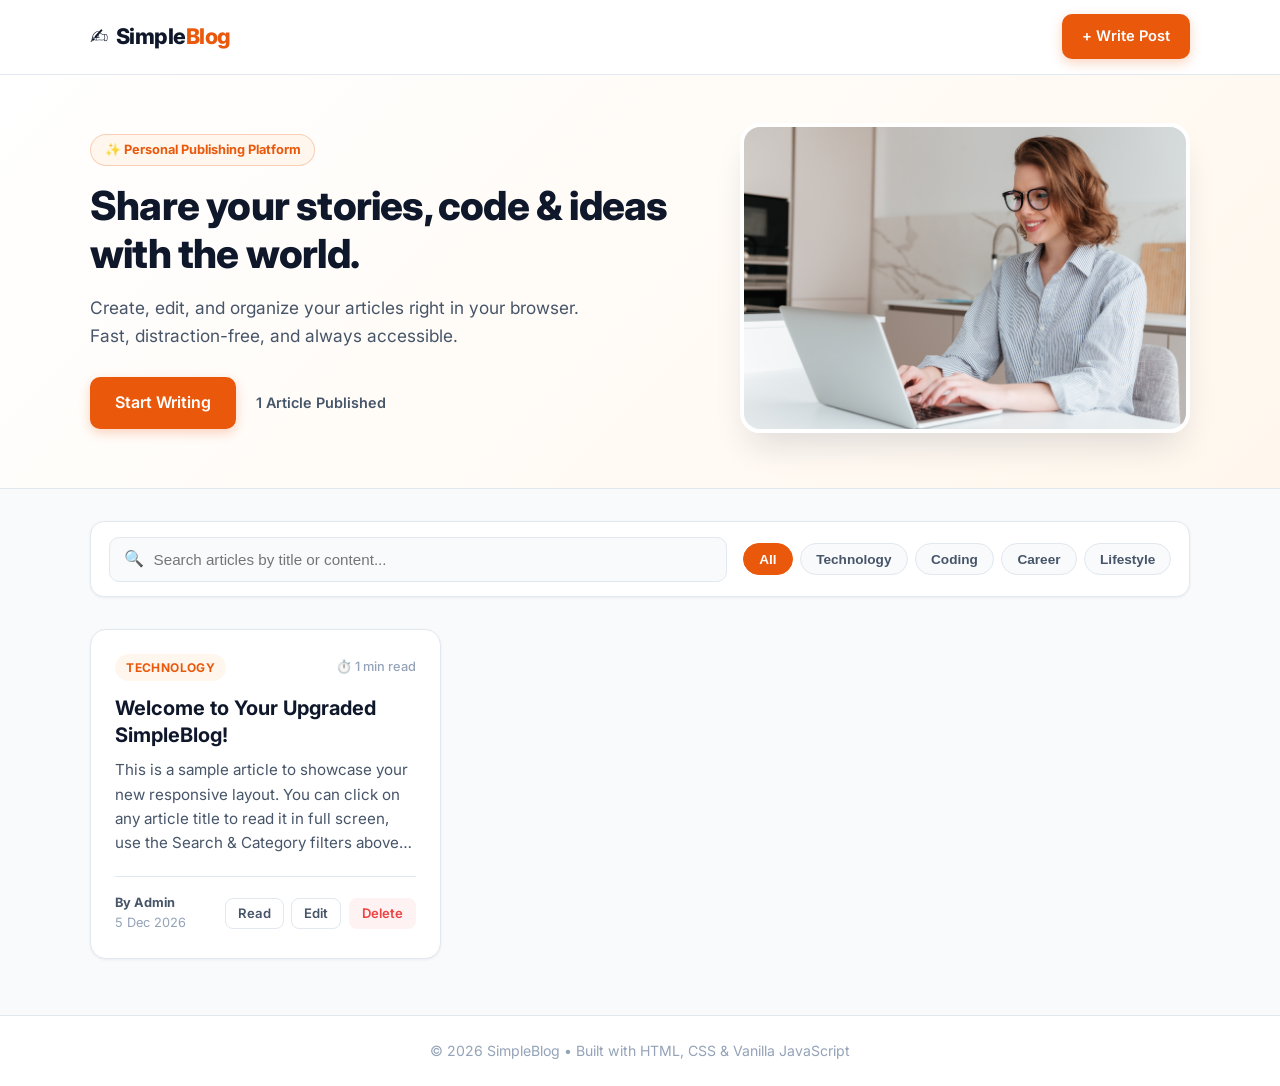
<file: index.html>
<!DOCTYPE html>
<html lang="en">
<head>
  <meta charset="UTF-8" />
  <meta name="viewport" content="width=device-width, initial-scale=1.0"/>
  <title>SimpleBlog — Share Your Ideas</title>
  <link rel="icon" type="image/png" href="https://cdn.jsdelivr.net/gh/twitter/twemoji@14.0.2/assets/72x72/270d.png">
  <link href="https://fonts.googleapis.com/css2?family=Inter:wght@400;500;600;700;800&display=swap" rel="stylesheet">
  <link rel="stylesheet" href="style.css" />
</head>
<body>

  <!-- Sticky Navigation Bar -->
  <header class="navbar">
    <div class="nav-container">
      <a href="index.html" class="brand">
        <span class="brand-icon">✍️</span>
        <span>Simple<span class="brand-accent">Blog</span></span>
      </a>
      <div class="nav-actions">
        <a href="new_post.html" class="btn btn-primary">+ Write Post</a>
      </div>
    </div>
  </header>

  <!-- Hero Section Using bg.jpg -->
  <section class="hero">
    <div class="hero-container">
      <div class="hero-content">
        <span class="hero-badge">✨ Personal Publishing Platform</span>
        <h1>Share your stories, code & ideas with the world.</h1>
        <p>Create, edit, and organize your articles right in your browser. Fast, distraction-free, and always accessible.</p>
        <div class="hero-buttons">
          <a href="new_post.html" class="btn btn-primary btn-lg">Start Writing</a>
          <span class="post-stat" id="total-posts-badge">0 Articles Published</span>
        </div>
      </div>
      <div class="hero-image-wrapper">
        <img src="bg.jpg" alt="Writer working on laptop" class="hero-img">
      </div>
    </div>
  </section>

  <!-- Search & Category Filter Bar -->
  <section class="toolbar-section">
    <div class="container">
      <div class="toolbar">
        <div class="search-box">
          <span class="search-icon">🔍</span>
          <input type="text" id="searchInput" placeholder="Search articles by title or content..." />
        </div>
        <div class="category-filters" id="categoryFilters">
          <button class="filter-chip active" data-category="All">All</button>
          <button class="filter-chip" data-category="Technology">Technology</button>
          <button class="filter-chip" data-category="Coding">Coding</button>
          <button class="filter-chip" data-category="Career">Career</button>
          <button class="filter-chip" data-category="Lifestyle">Lifestyle</button>
        </div>
      </div>
    </div>
  </section>

  <!-- Main Blog Posts Feed -->
  <main class="container main-feed">
    <div id="posts" class="posts-grid"></div>
  </main>

  <!-- Edit Post Modal (Replaces browser prompt()) -->
  <div id="editModal" class="modal-overlay">
    <div class="modal-card">
      <div class="modal-header">
        <h3>✏️ Edit Article</h3>
        <button class="modal-close" id="closeEditModal">✕</button>
      </div>
      <form id="editForm">
        <div class="form-row">
          <div class="form-group">
            <label for="editTitle">Post Title</label>
            <input type="text" id="editTitle" required />
          </div>
          <div class="form-group">
            <label for="editCategory">Category</label>
            <select id="editCategory">
              <option value="Technology">Technology</option>
              <option value="Coding">Coding</option>
              <option value="Career">Career</option>
              <option value="Lifestyle">Lifestyle</option>
              <option value="General">General</option>
            </select>
          </div>
        </div>
        <div class="form-group">
          <label for="editContent">Content</label>
          <textarea id="editContent" rows="8" required></textarea>
        </div>
        <div class="modal-footer">
          <button type="button" class="btn btn-ghost" id="cancelEditBtn">Cancel</button>
          <button type="submit" class="btn btn-primary">Save Changes</button>
        </div>
      </form>
    </div>
  </div>

  <!-- Read Full Post Modal -->
  <div id="readModal" class="modal-overlay">
    <div class="modal-card modal-read">
      <div class="modal-header">
        <span id="readCategory" class="category-badge">Category</span>
        <button class="modal-close" id="closeReadModal">✕</button>
      </div>
      <h2 id="readTitle" class="read-title"></h2>
      <div id="readMeta" class="read-meta"></div>
      <div id="readBody" class="read-body"></div>
    </div>
  </div>

  <!-- Footer -->
  <footer class="footer">
    <div class="container">
      <p>© 2026 SimpleBlog • Built with HTML, CSS & Vanilla JavaScript</p>
    </div>
  </footer>

  <script src="main.js"></script>
</body>
</html>
</file>
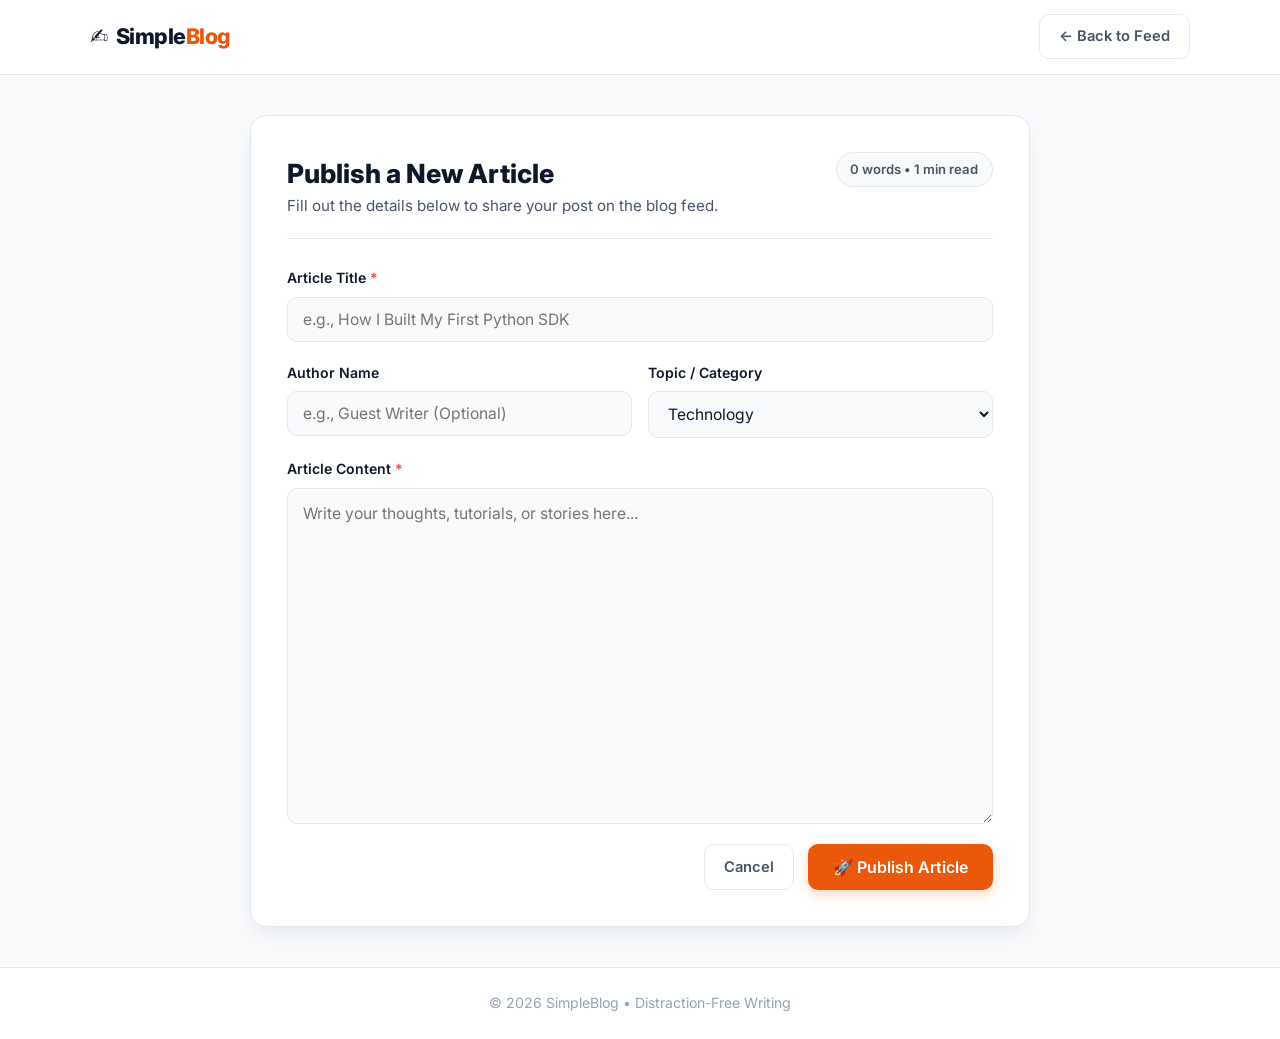
<file: new_post.html>
<!DOCTYPE html>
<html lang="en">
<head>
  <meta charset="UTF-8" />
  <meta name="viewport" content="width=device-width, initial-scale=1.0"/>
  <title>Create New Post — SimpleBlog</title>
  <link rel="icon" type="image/png" href="https://cdn.jsdelivr.net/gh/twitter/twemoji@14.0.2/assets/72x72/270d.png">
  <link href="https://fonts.googleapis.com/css2?family=Inter:wght@400;500;600;700;800&display=swap" rel="stylesheet">
  <link rel="stylesheet" href="style.css" />
</head>
<body>

  <!-- Sticky Navigation Bar -->
  <header class="navbar">
    <div class="nav-container">
      <a href="index.html" class="brand">
        <span class="brand-icon">✍️</span>
        <span>Simple<span class="brand-accent">Blog</span></span>
      </a>
      <div class="nav-actions">
        <a href="index.html" class="btn btn-ghost">← Back to Feed</a>
      </div>
    </div>
  </header>

  <!-- Editor Section -->
  <main class="container editor-wrapper">
    <div class="editor-card">
      <div class="editor-header">
        <div>
          <h1>Publish a New Article</h1>
          <p>Fill out the details below to share your post on the blog feed.</p>
        </div>
        <div class="word-counter" id="wordCounter">0 words • 1 min read</div>
      </div>

      <form id="postForm">
        <div class="form-group">
          <label for="title">Article Title <span class="req">*</span></label>
          <input type="text" id="title" placeholder="e.g., How I Built My First Python SDK" required />
        </div>

        <div class="form-row">
          <div class="form-group">
            <label for="author">Author Name</label>
            <input type="text" id="author" placeholder="e.g., Guest Writer (Optional)" />
          </div>
          <div class="form-group">
            <label for="category">Topic / Category</label>
            <select id="category">
              <option value="Technology">Technology</option>
              <option value="Coding">Coding</option>
              <option value="Career">Career</option>
              <option value="Lifestyle">Lifestyle</option>
              <option value="General">General</option>
            </select>
          </div>
        </div>

        <div class="form-group">
          <label for="content">Article Content <span class="req">*</span></label>
          <textarea id="content" rows="12" placeholder="Write your thoughts, tutorials, or stories here..." required></textarea>
        </div>

        <div class="editor-actions">
          <a href="index.html" class="btn btn-ghost">Cancel</a>
          <button type="submit" class="btn btn-primary btn-lg">🚀 Publish Article</button>
        </div>
      </form>
    </div>
  </main>

  <footer class="footer">
    <div class="container">
      <p>© 2026 SimpleBlog • Distraction-Free Writing</p>
    </div>
  </footer>

  <script src="main.js"></script>
</body>
</html>
</file>
<file: style.css>
:root {
  --bg-page: #f8fafc;
  --bg-card: #ffffff;
  --text-main: #0f172a;
  --text-secondary: #475569;
  --text-muted: #94a3b8;
  --primary: #ea580c;
  --primary-hover: #c2410c;
  --primary-soft: #fff7ed;
  --border: #e2e8f0;
  --danger: #ef4444;
  --danger-soft: #fef2f2;
  --shadow-sm: 0 1px 3px rgba(15, 23, 42, 0.06);
  --shadow-md: 0 10px 25px -5px rgba(15, 23, 42, 0.08);
  --shadow-lg: 0 20px 35px -10px rgba(15, 23, 42, 0.14);
  --radius: 16px;
}

* {
  box-sizing: border-box;
  margin: 0;
  padding: 0;
}

body {
  font-family: 'Inter', 'Segoe UI', system-ui, -apple-system, sans-serif;
  background-color: var(--bg-page);
  color: var(--text-main);
  line-height: 1.6;
  display: flex;
  flex-direction: column;
  min-height: 100vh;
}

.container {
  width: 100%;
  max-width: 1140px;
  margin: 0 auto;
  padding: 0 1.25rem;
}

/* =========================================
   NAVBAR
   ========================================= */
.navbar {
  position: sticky;
  top: 0;
  z-index: 100;
  background: rgba(255, 255, 255, 0.9);
  backdrop-filter: blur(12px);
  border-bottom: 1px solid var(--border);
}

.nav-container {
  max-width: 1140px;
  margin: 0 auto;
  padding: 0.9rem 1.25rem;
  display: flex;
  justify-content: space-between;
  align-items: center;
}

.brand {
  display: flex;
  align-items: center;
  gap: 0.5rem;
  font-size: 1.35rem;
  font-weight: 800;
  color: var(--text-main);
  text-decoration: none;
  letter-spacing: -0.5px;
}

.brand-accent {
  color: var(--primary);
}

/* =========================================
   BUTTONS
   ========================================= */
.btn {
  display: inline-flex;
  align-items: center;
  justify-content: center;
  gap: 0.4rem;
  font-weight: 600;
  font-size: 0.92rem;
  padding: 0.6rem 1.2rem;
  border-radius: 10px;
  border: 1px solid transparent;
  cursor: pointer;
  text-decoration: none;
  transition: all 0.2s ease;
  font-family: inherit;
}

.btn-primary {
  background: var(--primary);
  color: #fff;
  box-shadow: 0 4px 12px rgba(234, 88, 12, 0.25);
}

.btn-primary:hover {
  background: var(--primary-hover);
  transform: translateY(-1px);
}

.btn-ghost {
  background: transparent;
  color: var(--text-secondary);
  border-color: var(--border);
}

.btn-ghost:hover {
  background: #f1f5f9;
  color: var(--text-main);
}

.btn-danger {
  background: var(--danger-soft);
  color: var(--danger);
}

.btn-danger:hover {
  background: var(--danger);
  color: #fff;
}

.btn-lg {
  padding: 0.75rem 1.5rem;
  font-size: 1rem;
}

/* =========================================
   HERO SECTION (Uses bg.jpg)
   ========================================= */
.hero {
  background: linear-gradient(135deg, #ffffff 0%, #fff7ed 100%);
  border-bottom: 1px solid var(--border);
  padding: 3rem 0;
}

.hero-container {
  max-width: 1140px;
  margin: 0 auto;
  padding: 0 1.25rem;
  display: grid;
  grid-template-columns: 1.15fr 0.85fr;
  gap: 2.5rem;
  align-items: center;
}

.hero-badge {
  display: inline-block;
  background: var(--primary-soft);
  color: var(--primary);
  border: 1px solid rgba(234, 88, 12, 0.25);
  font-size: 0.8rem;
  font-weight: 700;
  padding: 0.3rem 0.85rem;
  border-radius: 50px;
  margin-bottom: 1rem;
}

.hero-content h1 {
  font-size: 2.5rem;
  font-weight: 800;
  line-height: 1.2;
  letter-spacing: -0.8px;
  margin-bottom: 1rem;
  color: var(--text-main);
}

.hero-content p {
  font-size: 1.08rem;
  color: var(--text-secondary);
  margin-bottom: 1.75rem;
  max-width: 520px;
}

.hero-buttons {
  display: flex;
  align-items: center;
  gap: 1.25rem;
  flex-wrap: wrap;
}

.post-stat {
  font-size: 0.9rem;
  font-weight: 600;
  color: var(--text-secondary);
}

.hero-image-wrapper {
  position: relative;
}

.hero-img {
  width: 100%;
  height: 310px;
  object-fit: cover;
  border-radius: 20px;
  box-shadow: var(--shadow-lg);
  border: 4px solid #ffffff;
}

/* =========================================
   SEARCH & FILTER TOOLBAR
   ========================================= */
.toolbar-section {
  margin-top: 2rem;
}

.toolbar {
  background: var(--bg-card);
  border: 1px solid var(--border);
  border-radius: 14px;
  padding: 0.9rem 1.1rem;
  display: flex;
  justify-content: space-between;
  align-items: center;
  gap: 1rem;
  flex-wrap: wrap;
  box-shadow: var(--shadow-sm);
}

.search-box {
  display: flex;
  align-items: center;
  gap: 0.6rem;
  flex: 1;
  min-width: 240px;
  background: var(--bg-page);
  border: 1px solid var(--border);
  padding: 0.55rem 0.9rem;
  border-radius: 10px;
}

.search-box input {
  border: none;
  background: transparent;
  width: 100%;
  font-size: 0.95rem;
  color: var(--text-main);
  outline: none;
}

.category-filters {
  display: flex;
  gap: 0.45rem;
  flex-wrap: wrap;
}

.filter-chip {
  background: var(--bg-page);
  border: 1px solid var(--border);
  color: var(--text-secondary);
  padding: 0.45rem 0.95rem;
  border-radius: 50px;
  font-size: 0.85rem;
  font-weight: 600;
  cursor: pointer;
  transition: all 0.2s ease;
}

.filter-chip:hover {
  border-color: var(--primary);
  color: var(--primary);
}

.filter-chip.active {
  background: var(--primary);
  border-color: var(--primary);
  color: #fff;
}

/* =========================================
   BLOG POSTS GRID & CARDS
   ========================================= */
.main-feed {
  flex: 1;
  padding-top: 2rem;
  padding-bottom: 3.5rem;
}

.posts-grid {
  display: grid;
  grid-template-columns: repeat(auto-fill, minmax(320px, 1fr));
  gap: 1.5rem;
}

.post {
  background: var(--bg-card);
  border: 1px solid var(--border);
  border-radius: var(--radius);
  padding: 1.5rem;
  display: flex;
  flex-direction: column;
  justify-content: space-between;
  box-shadow: var(--shadow-sm);
  transition: transform 0.22s ease, box-shadow 0.22s ease;
}

.post:hover {
  transform: translateY(-4px);
  box-shadow: var(--shadow-md);
}

.post-top {
  display: flex;
  justify-content: space-between;
  align-items: center;
  margin-bottom: 0.85rem;
}

.category-badge {
  background: var(--primary-soft);
  color: var(--primary);
  font-size: 0.75rem;
  font-weight: 700;
  padding: 0.25rem 0.7rem;
  border-radius: 50px;
  text-transform: uppercase;
  letter-spacing: 0.4px;
}

.read-time {
  font-size: 0.8rem;
  color: var(--text-muted);
  font-weight: 500;
}

.post h2 {
  font-size: 1.25rem;
  font-weight: 700;
  color: var(--text-main);
  margin-bottom: 0.6rem;
  line-height: 1.35;
  cursor: pointer;
}

.post h2:hover {
  color: var(--primary);
}

.post-excerpt {
  color: var(--text-secondary);
  font-size: 0.95rem;
  margin-bottom: 1.25rem;
  display: -webkit-box;
  -webkit-line-clamp: 4;
  -webkit-box-orient: vertical;
  overflow: hidden;
  white-space: pre-line;
}

.post-footer {
  border-top: 1px solid var(--border);
  padding-top: 1rem;
  display: flex;
  justify-content: space-between;
  align-items: center;
  gap: 0.5rem;
}

.post-meta {
  font-size: 0.8rem;
  color: var(--text-muted);
}

.post-meta strong {
  color: var(--text-secondary);
  display: block;
}

.post-actions {
  display: flex;
  gap: 0.45rem;
}

.btn-sm {
  padding: 0.4rem 0.75rem;
  font-size: 0.82rem;
  border-radius: 8px;
}

/* Empty State */
.empty-state {
  grid-column: 1 / -1;
  background: var(--bg-card);
  border: 2px dashed var(--border);
  border-radius: var(--radius);
  padding: 3.5rem 1.5rem;
  text-align: center;
}

.empty-icon {
  font-size: 3rem;
  margin-bottom: 0.75rem;
}

.empty-state h3 {
  font-size: 1.3rem;
  margin-bottom: 0.4rem;
}

.empty-state p {
  color: var(--text-secondary);
  margin-bottom: 1.5rem;
}

/* =========================================
   EDITOR PAGE (new_post.html)
   ========================================= */
.editor-wrapper {
  flex: 1;
  padding: 2.5rem 1.25rem;
  max-width: 820px;
}

.editor-card {
  background: var(--bg-card);
  border: 1px solid var(--border);
  border-radius: var(--radius);
  padding: 2.25rem;
  box-shadow: var(--shadow-md);
}

.editor-header {
  display: flex;
  justify-content: space-between;
  align-items: flex-start;
  flex-wrap: wrap;
  gap: 1rem;
  margin-bottom: 1.75rem;
  padding-bottom: 1.25rem;
  border-bottom: 1px solid var(--border);
}

.editor-header h1 {
  font-size: 1.65rem;
  font-weight: 800;
}

.editor-header p {
  color: var(--text-secondary);
  font-size: 0.95rem;
}

.word-counter {
  background: var(--bg-page);
  border: 1px solid var(--border);
  padding: 0.4rem 0.85rem;
  border-radius: 50px;
  font-size: 0.82rem;
  font-weight: 600;
  color: var(--text-secondary);
}

.form-row {
  display: grid;
  grid-template-columns: 1fr 1fr;
  gap: 1rem;
}

.form-group {
  display: flex;
  flex-direction: column;
  margin-bottom: 1.25rem;
}

.form-group label {
  font-size: 0.88rem;
  font-weight: 600;
  margin-bottom: 0.45rem;
  color: var(--text-main);
}

.req {
  color: var(--danger);
}

form input,
form select,
form textarea {
  font-family: inherit;
  font-size: 0.98rem;
  padding: 0.75rem 0.95rem;
  border: 1px solid var(--border);
  border-radius: 10px;
  background: var(--bg-page);
  color: var(--text-main);
  transition: border-color 0.2s ease, box-shadow 0.2s ease;
}

form input:focus,
form select:focus,
form textarea:focus {
  outline: none;
  border-color: var(--primary);
  background: #fff;
  box-shadow: 0 0 0 3px rgba(234, 88, 12, 0.15);
}

form textarea {
  resize: vertical;
  line-height: 1.65;
}

.editor-actions {
  display: flex;
  justify-content: flex-end;
  gap: 0.85rem;
  margin-top: 0.5rem;
}

/* =========================================
   MODALS (Edit & Read Full Post)
   ========================================= */
.modal-overlay {
  position: fixed;
  inset: 0;
  background: rgba(15, 23, 42, 0.6);
  backdrop-filter: blur(4px);
  display: none;
  align-items: center;
  justify-content: center;
  padding: 1.25rem;
  z-index: 200;
}

.modal-overlay.active {
  display: flex;
}

.modal-card {
  background: var(--bg-card);
  border-radius: var(--radius);
  width: 100%;
  max-width: 640px;
  padding: 1.75rem;
  box-shadow: var(--shadow-lg);
  max-height: 90vh;
  overflow-y: auto;
  animation: modalPop 0.22s ease;
}

@keyframes modalPop {
  from { opacity: 0; transform: scale(0.96); }
  to { opacity: 1; transform: scale(1); }
}

.modal-header {
  display: flex;
  justify-content: space-between;
  align-items: center;
  margin-bottom: 1.25rem;
}

.modal-close {
  background: var(--bg-page);
  border: 1px solid var(--border);
  width: 34px;
  height: 34px;
  border-radius: 50%;
  cursor: pointer;
  font-size: 0.95rem;
}

.modal-footer {
  display: flex;
  justify-content: flex-end;
  gap: 0.75rem;
}

.read-title {
  font-size: 1.75rem;
  margin-bottom: 0.5rem;
}

.read-meta {
  font-size: 0.88rem;
  color: var(--text-muted);
  margin-bottom: 1.25rem;
  padding-bottom: 1rem;
  border-bottom: 1px solid var(--border);
}

.read-body {
  font-size: 1.05rem;
  line-height: 1.75;
  color: var(--text-main);
  white-space: pre-line;
}

/* Footer */
.footer {
  border-top: 1px solid var(--border);
  background: #fff;
  padding: 1.5rem 0;
  text-align: center;
  color: var(--text-muted);
  font-size: 0.88rem;
}

/* =========================================
   RESPONSIVE DESIGN
   ========================================= */
@media (max-width: 820px) {
  .hero-container {
    grid-template-columns: 1fr;
    text-align: center;
  }

  .hero-content p {
    margin-left: auto;
    margin-right: auto;
  }

  .hero-buttons {
    justify-content: center;
  }

  .hero-content h1 {
    font-size: 2rem;
  }

  .hero-img {
    height: 240px;
  }

  .form-row {
    grid-template-columns: 1fr;
  }

  .editor-card {
    padding: 1.5rem;
  }
}
</file>
